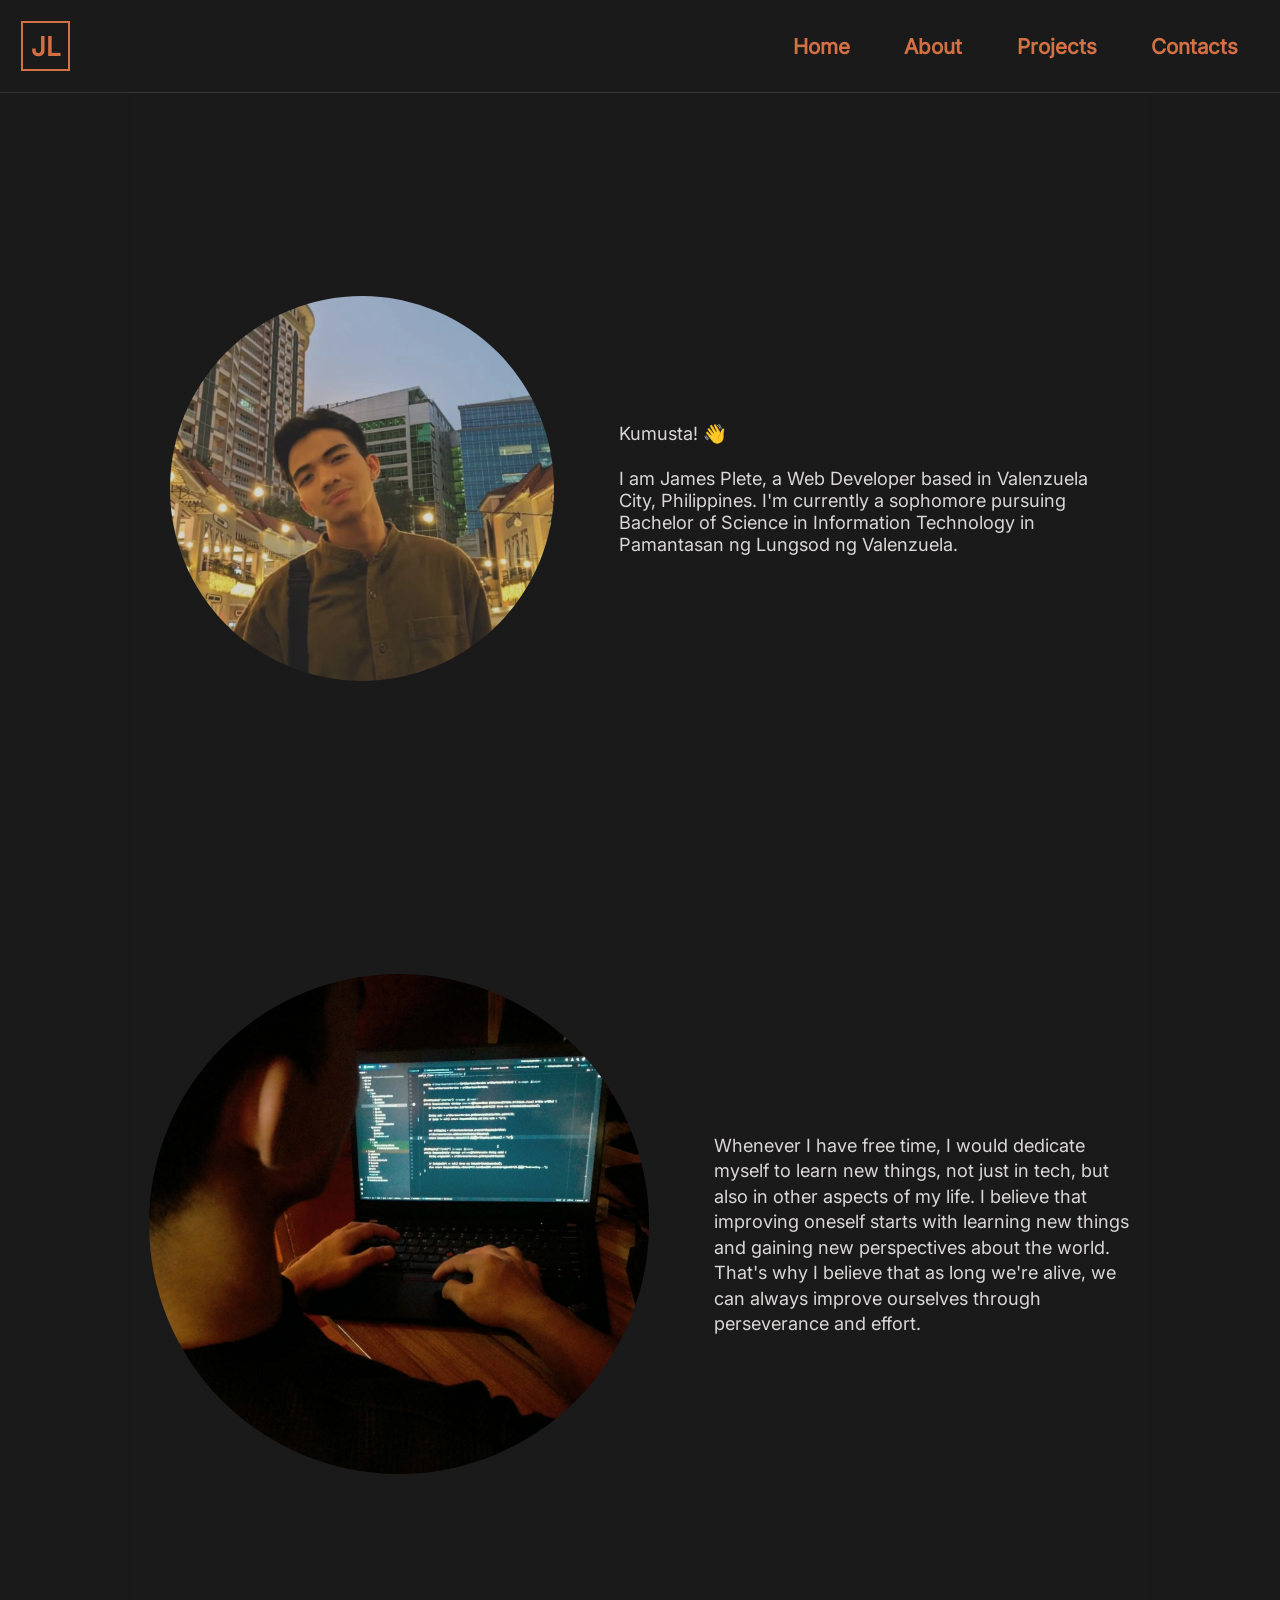
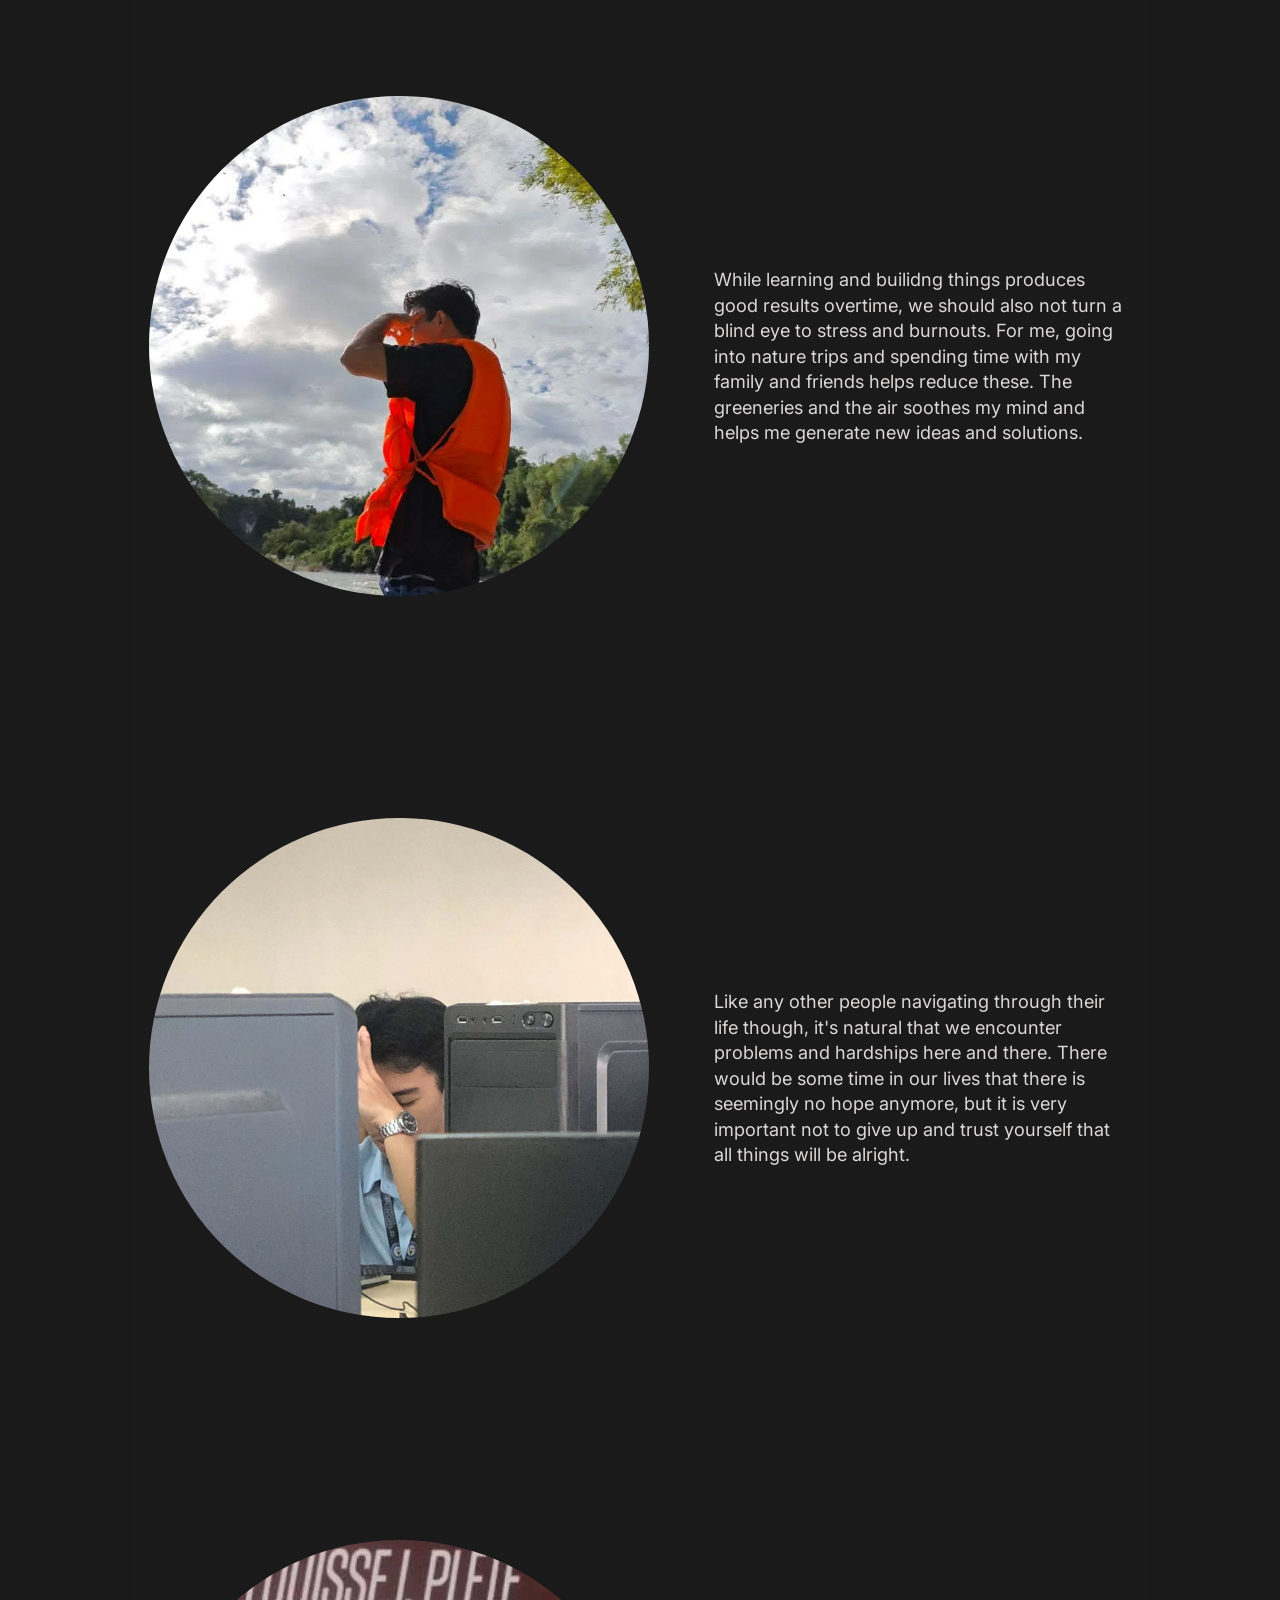
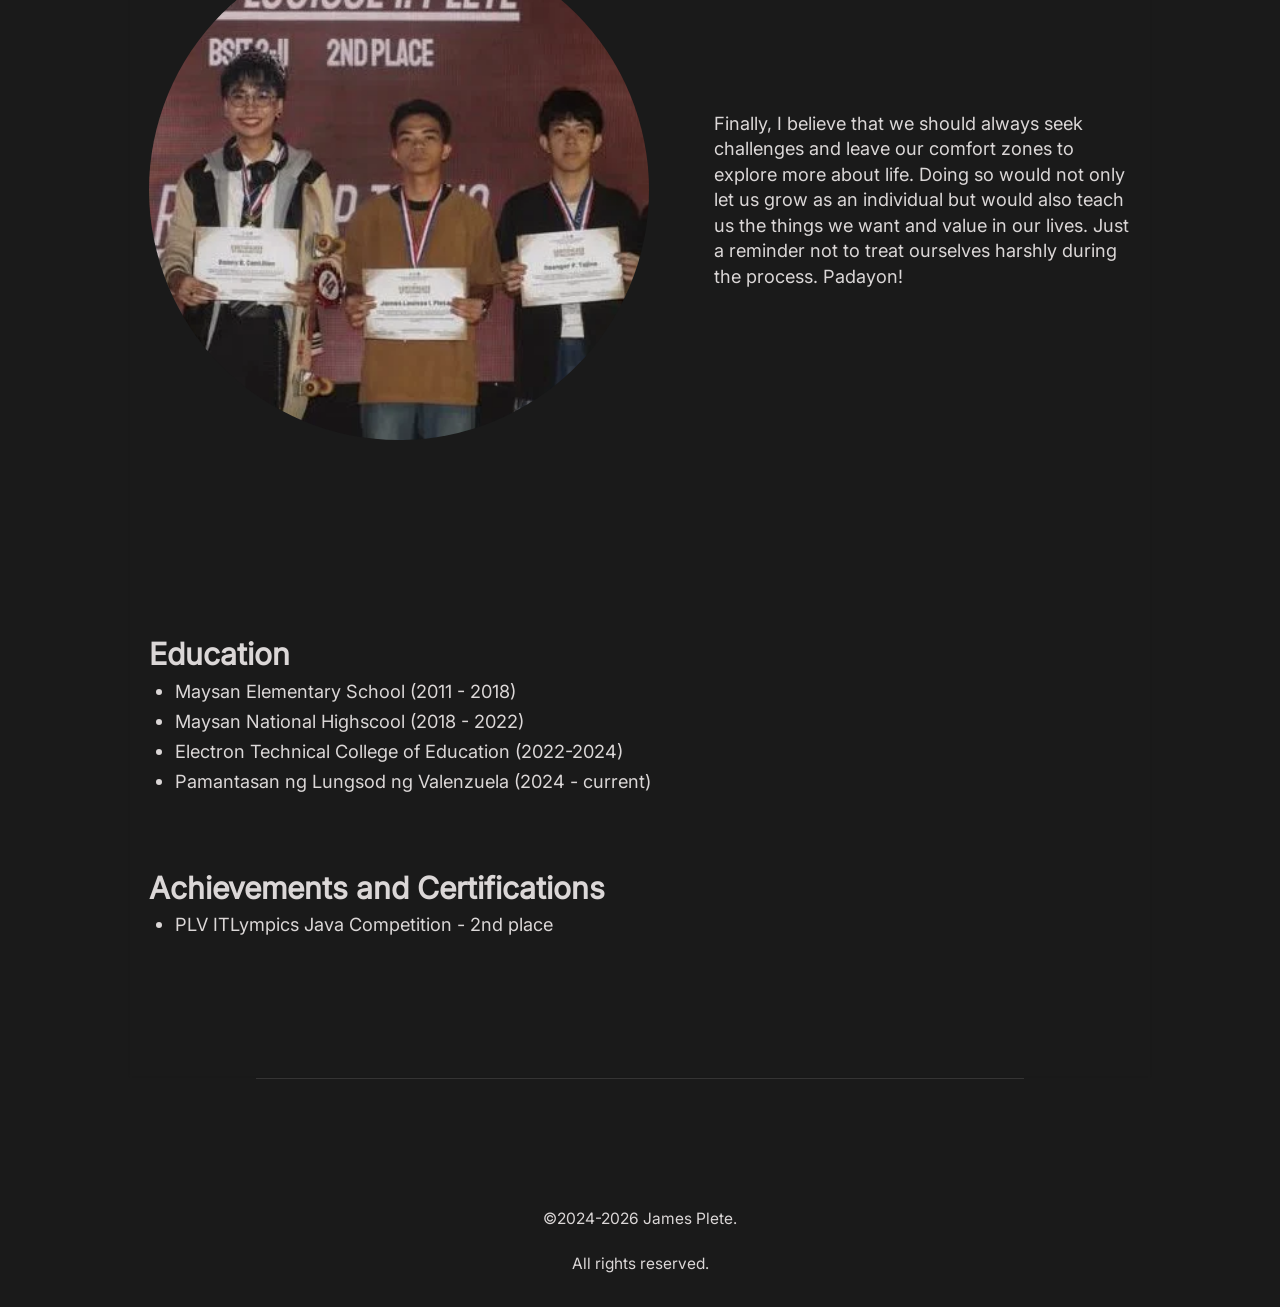
<file: Portfolio/about.html>
<!DOCTYPE html>
    <html lang="en">
    <head>
        <meta charset="UTF-8">
        <meta name="viewport" content="width=device-width, initial-scale=1.0">
        <title>James Plete | Software Engineer</title>
        <link rel="stylesheet" href="style.css">
        <script src="./script.js" defer></script>
        <link rel="icon" href="./assets/icon/favicon.ico">
    </head>
    <body class="flex col">
        <div class="flex center header">
            <div class="logo">
                <a href="./index.html">JL</a>
            </div>
            
            <div class="burger">
                <div></div>
                <div></div>
                <div></div>
            </div>

            <nav class="navigation-bar display-none col txt-right">
                <a href="./index.html" class="nav-links">Home</a>
                <a href="./about.html" class="nav-links">About</a>
                <a href="./projects.html" class="nav-links">Projects</a>
                <a href="./contacts.html" class="nav-links">Contacts</a>
            </nav>
        </div>
        <main class="about-main">
            <section class="flex col justify-between animate about-sect">
                <div class="flex align-center justify-center col first-abt">
                    <div class="flex align-center justify-center me-container"><img src="./assets/images/me.webp" alt=""></div>
                    <div class="base-txt about-intro">Kumusta! 👋  <br> <br> I am James Plete, a Web Developer based in Valenzuela City, Philippines. I'm currently a sophomore pursuing Bachelor of Science in Information Technology in Pamantasan ng Lungsod ng Valenzuela.</div>         
                </div>

                <div class="about-container-wrapper flex col">
                    
                    <div class="about-container flex slide-in align-center justify-center reverse">
                        <p class="base-txt about-container-txt">Whenever I have free time, I would dedicate myself to learn new things, not just in tech, but also in other aspects of my life. I believe that improving oneself starts with learning new things and gaining new perspectives about the world. That's why I believe that as long we're alive, we can always improve ourselves through perseverance and effort.</p>
                    
                        <div class="about-img-container flex align-center justify-center"><img class="programming-img" src="./assets/images/programming.webp" alt=""></div>
                    
                    </div>
                    <div class="about-container slide-in flex align-center justify-center">
                        <p class="base-txt about-container-txt">While learning and builidng things produces good results overtime, we should also not turn a blind eye to stress and burnouts. For me, going into nature trips and spending time with my family and friends helps reduce these. The greeneries and the air soothes my mind and helps me generate new ideas and solutions.</p>
                        <div class="about-img-container flex align-center justify-center nature-img"><img src="./assets/images/2.webp" alt=""></div>
                    
                    </div>
                    <div class="about-container slide-in flex align-center reverse">
                        <p class="base-txt about-container-txt">Like any other people navigating through their life though, it's natural that we encounter problems and hardships here and there. There would be some time in our lives that there is seemingly no hope anymore, but it is very important not to give up and trust yourself that all things will be alright. </p>
                        <div class="about-img-container flex align-center justify-center"><img src="./assets/images/3.webp" alt=""></div>
                    
                    </div>
                    <div class="about-container slide-in flex align-center">
                        <p class="base-txt about-container-txt">Finally, I believe that we should always seek challenges and leave our comfort zones to explore more about life. Doing so would not only let us  grow as an individual but would also teach us the things we want and value in our lives. Just a reminder not to treat ourselves harshly during the process. Padayon!</p>
                        <div class="about-img-container flex align-center justify-center"><img class="java-comp" src="./assets/images/java_comp.webp" alt=""></div>
                    
                    </div>
                </div>
            </section>

            <section class="education-container fade-in">
                    <h3>
                        Education
                    </h3>
                    <p>
                        <ul class="base-txt education-list ul">
                            <li>Maysan Elementary School (2011 - 2018)</li>
                            <li>Maysan National Highscool (2018 - 2022)</li>
                            <li>Electron Technical College of Education (2022-2024)</li>
                            <li>Pamantasan ng Lungsod ng Valenzuela (2024 - current)</li>
                        </ul>
                    </p>
            </section>
            <section class="achievements-container fade-in">
                    <h3 class="about-sect-head sect">
                        Achievements and Certifications
                    </h3>
                    <p>
                        <ul class="base-txt achievements-list ul">
                            <li>PLV ITLympics Java Competition - 2nd place</li>
                        </ul>
                    </p>
            </section>
        </main>

        <footer class="flex justify-center align-center col gap-l fade-in">
            <div class="flex col gap-l txt-center">
                <p class="copyright-txt">&copy;<span class="copy-date">2024-2026</span> James Plete.</p>
                <p class="copyright-txt"> All rights reserved.</p>
            </div>
        </footer>

    </body>
    </html>
</file>
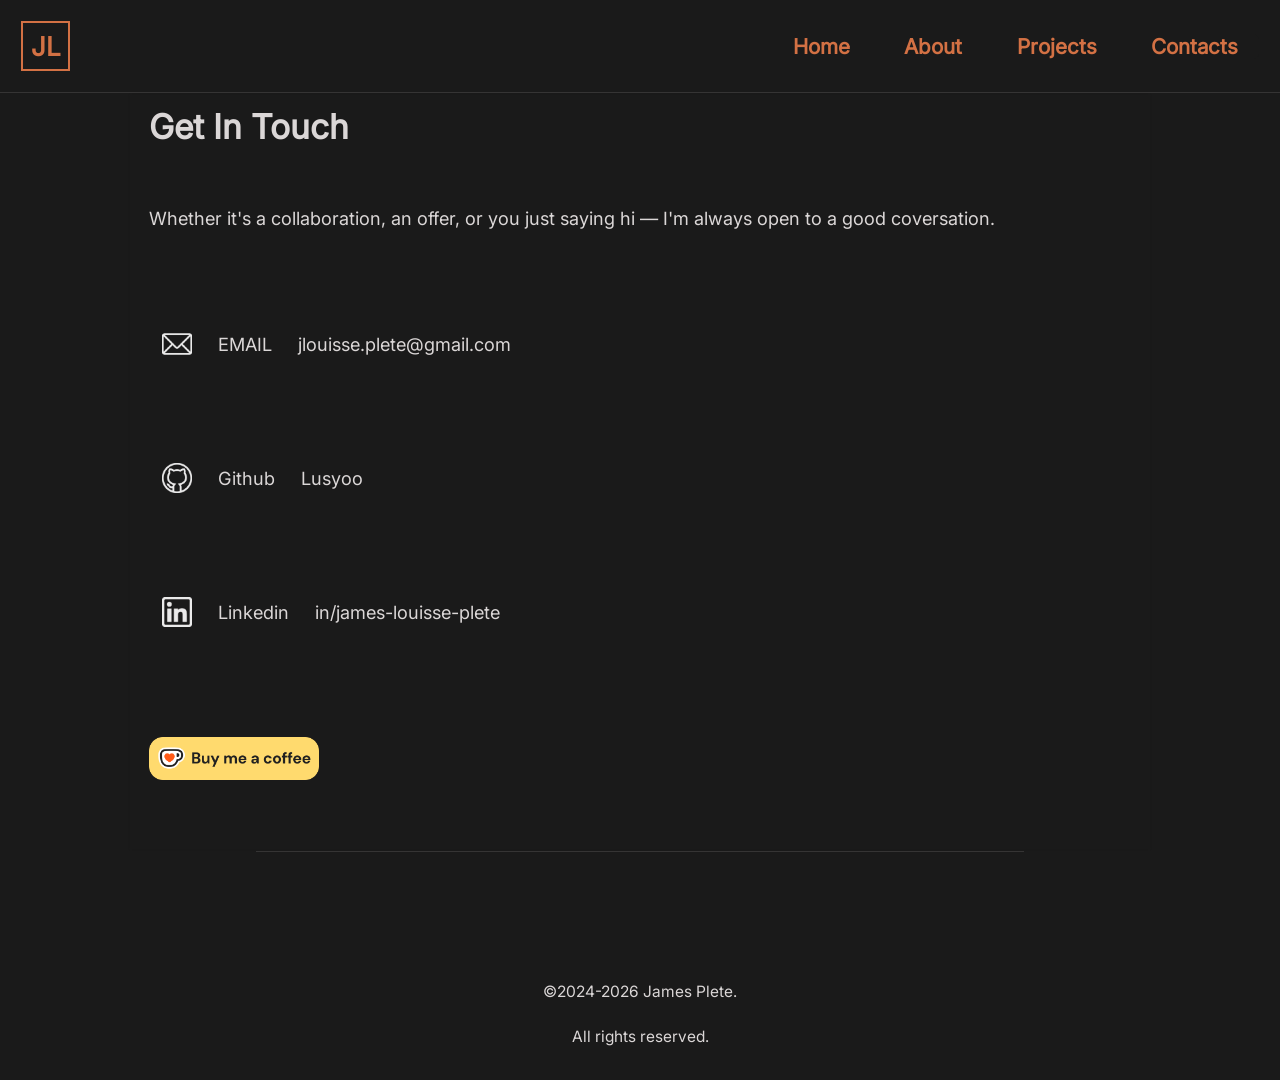
<file: Portfolio/contacts.html>
<!DOCTYPE html>
<html lang="en">
<head>
    <meta charset="UTF-8">
    <meta name="viewport" content="width=device-width, initial-scale=1.0">
    <title>James Plete | Software Engineer</title>
    <link rel="stylesheet" href="style.css">
    <script src="./script.js" defer></script>
    <link rel="icon" href="./assets/icon/favicon.ico">
</head>
<body class="flex col">
    <div class="flex center header">
        <div class="logo">
            <a href="./index.html">JL</a>
        </div>
        
        <div class="burger">
            <div></div>
            <div></div>
            <div></div>
        </div>

        <nav class="navigation-bar display-none col txt-right">
            <a href="./index.html" class="nav-links">Home</a>
            <a href="./about.html" class="nav-links">About</a>
            <a href="./projects.html" class="nav-links">Projects</a>
            <a href="./contacts.html" class="nav-links">Contacts</a>
        </nav>
    </div>
    <main class="contact-main flex col fade-in">
       <div class="flex col gap-l">
           <h1 class="page-title"> Get In Touch </h1>
            <p class="base-txt thin-txt">
                Whether it's a collaboration, an offer, or you just saying hi — I'm always open to a good coversation. 
            </p>
       </div>

        <div class="contact-socials-container flex col gap-xl">
            <a href="https://mail.google.com/mail/?view=cm&to=jlouisse.plete@gmail.com&su=Hello&body=Hi there!" class="flex gap-l base-txt contact-socials align-center email-contact" id="email" target="_blank">
                <img src="./assets/icon/email.png" alt="">
                <p class="thin-txt">EMAIL</p>
                <p class="socials-text">
                    jlouisse.plete@gmail.com
                </p>
            </a>

            <a href="https://github.com/Lusyoo" class="flex gap-l base-txt contact-socials align-center github-contact" id="github" target="_blank">
                <img src="./assets/icon/github.png" alt="">
                <p class="thin-txt">Github</p>
                <p class="socials-text">
                    Lusyoo
                </p>
            </a>

            <a href="https://www.linkedin.com/in/james-louisse-plete/" class="flex gap-l base-txt contact-socials align-center linkedin-contact" id="linkedin" target="_blank">
                <img src="./assets/icon/linkedin.png" alt="">
                <p class="thin-txt">Linkedin</p>
                <p class="socials-text">
                    in/james-louisse-plete
                </p>
            </a>

            <div class="buymeacoffee">
                <a href='https://ko-fi.com/W7W81WKS0Z' target='_blank'><img class="buymeacoffee" src="./assets/icon/kofi2.webp" alt='Buy Me a Coffee at ko-fi.com' /></a>
            </div>
        </div>
    </main>

   <footer class="flex justify-center align-center col gap-l fade-in">
        <div class="flex col gap-l txt-center">
            <p class="copyright-txt">&copy;<span class="copy-date">2024-2026</span> James Plete.</p>
            <p class="copyright-txt"> All rights reserved.</p>
        </div>
    </footer>

</body>
</html>
</file>
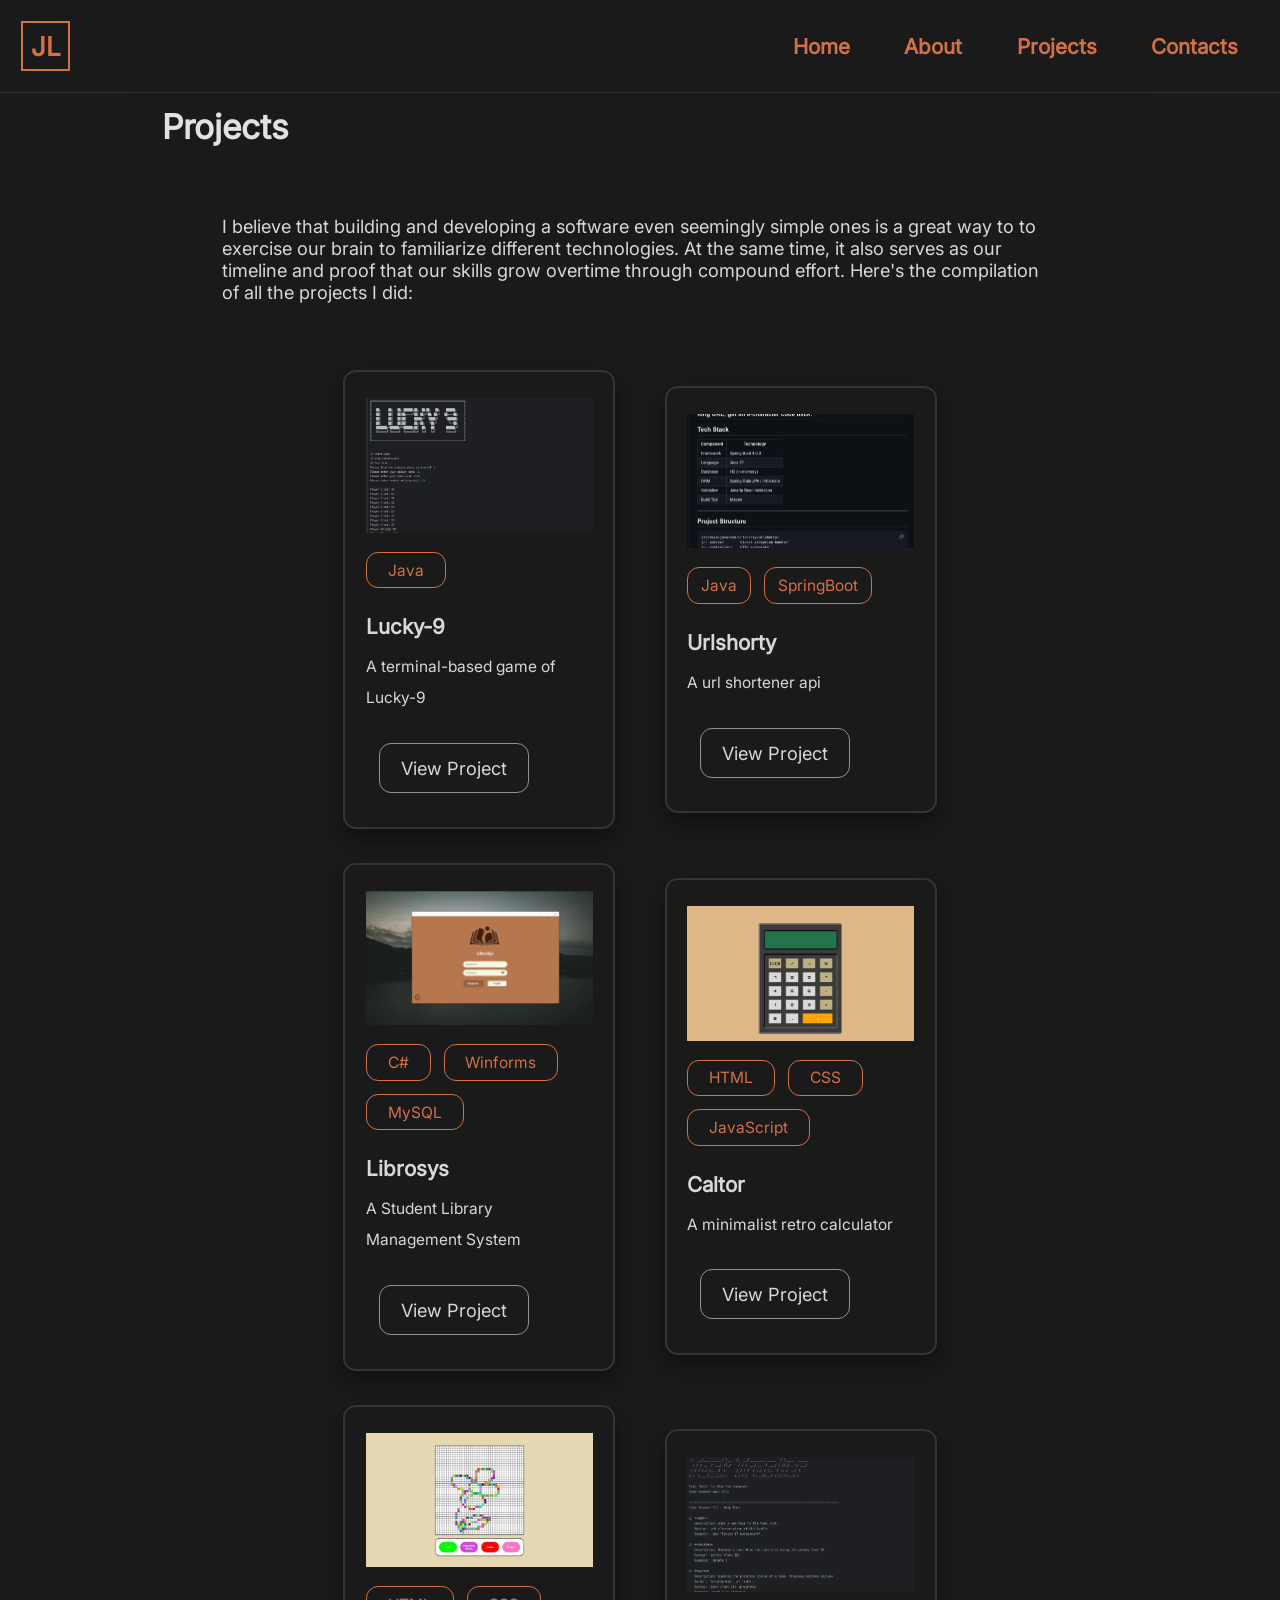
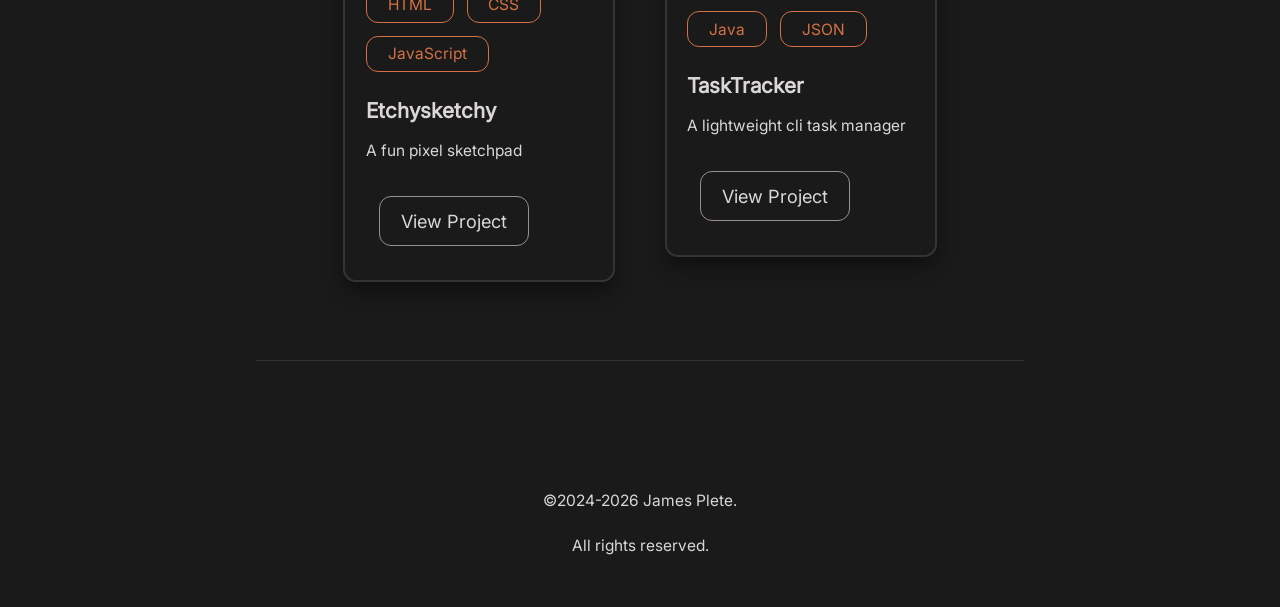
<file: Portfolio/projects.html>
<!DOCTYPE html>
<html lang="en">
<head>
    <meta charset="UTF-8">
    <meta name="viewport" content="width=device-width, initial-scale=1.0">
    <title>James Plete | Software Engineer</title>
    <link rel="stylesheet" href="style.css">
    <script src="./script.js" defer></script>
    <link rel="icon" href="./assets/icon/favicon.ico">
</head>
<body class="flex col">
    <div class="flex center header">
        <div class="logo">
            <a href="./index.html">JL</a>
        </div>
        
        <div class="burger">
            <div></div>
            <div></div>
            <div></div>
        </div>

        <nav class="navigation-bar display-none col txt-right">
            <a href="./index.html" class="nav-links">Home</a>
            <a href="./about.html" class="nav-links">About</a>
            <a href="./projects.html" class="nav-links">Projects</a>
            <a href="./contacts.html" class="nav-links">Contacts</a>
        </nav>
    </div>
    <main class="project-main flex col animate">
        
        <h1 class="sect-head-txt page-title" >Projects </h1>
            <div class="base-txt thin-txt animate page-description">
                I believe that building and developing a software even seemingly simple ones is a great way to to exercise our brain to familiarize different technologies. At the same time, it also serves as our timeline and proof that our skills grow overtime through compound effort. Here's the compilation of all the projects I did:
            </div>
            <div class="project-container flex center col gap-xl">
                <div class="proj-2 bordered flex col justify-between fade-in lucky-9" id="lucky-9">
                    <div>
                        <img src="./assets/images/lucky9.webp" id="lucky-9">
                        <div class="tech-wrapper flex gap-s base-txt">
                            <div class="tech-used">Java</div>
                        </div>
                        <p class="project-title">Lucky-9</p>
                        <span class="proj-description thin-txt s-txt">A terminal-based game of Lucky-9</span>
                    </div>
                    <div class="view-project-container">
                        
                        <a href="https://github.com/Lusyoo/Lucky-9-Project" class="view-project base-txt" target="_blank">View Project</a>
                    </div>
                </div>
                
                <div class="proj-2 bordered flex col justify-between fade-in urlshorty" id="urlshorty">
                    <div>
                        <img src="./assets/images/urlshorty.webp" class="proj-img" id="urlshorty">
                        <div class="tech-wrapper flex gap-s numerous-tech base-txt urlshorty">
                            <div class="tech-used">Java</div>
                            <div class="tech-used">SpringBoot</div>
                            <div class="tech-used mark-none">PostgreSQL</div>
                        </div>
                        <p class="project-title">Urlshorty</p>
                        <span class="proj-description thin-txt s-txt">A url shortener api</span>
                    </div>
                    <div class="view-project-container">
                        <a href="https://github.com/Lusyoo/Task-Tracker" class="view-project base-txt" target="_blank">View Project</a>
                    </div>
                </div>

                <div class="proj-2 bordered flex col justify-between fade-in librosys" id="librosys">
                    <div>
                        <img src="./assets/images/librosys.webp" class="proj-img" id="librosys">
                        <div class="tech-wrapper flex gap-s base-txt">
                            <div class="tech-used">C#</div>
                            <div class="tech-used">Winforms</div>
                            <div class="tech-used">MySQL</div>
                        </div>
                        <p class="project-title">Librosys</p>
                        <span class="proj-description thin-txt s-txt">A Student Library Management System</span>
                    </div>
                    <div class="view-project-container">
                        <a href="https://github.com/Lusyoo/LibroSys" class="view-project base-txt" target="_blank">View Project</a>
                    </div>
                </div>
                
                <div class="proj-2 bordered flex col justify-between fade-in caltor" id="caltor">
                    <div>
                        <img src="./assets/images/caltor.webp" class="proj-img" id="caltor">
                        <div class="tech-wrapper flex gap-s base-txt">
                            <div class="tech-used">HTML</div>
                            <div class="tech-used">CSS</div>
                            <div class="tech-used">JavaScript</div>
                        </div>
                        <p class="project-title">Caltor</p>
                        <span class="proj-description thin-txt s-txt">A minimalist retro calculator</span>
                    </div>
                    <div class="view-project-container">
                        <a href="https://github.com/Lusyoo/Urlshorty" class="view-project base-txt" target="_blank">View Project</a>
                    </div>
                </div>
                <div class="proj-2 bordered flex col justify-between fade-in etchysketchy" id="etchysketchy">
                    <div>
                        <img src="./assets/images/etchysketchy.webp" class="proj-img" id="etchysketchy">
                        <div class="tech-wrapper flex gap-s base-txt">
                            <div class="tech-used">HTML</div>
                            <div class="tech-used">CSS</div>
                            <div class="tech-used">JavaScript</div>
                        </div>
                        <p class="project-title">Etchysketchy</p>
                        <span class="proj-description thin-txt s-txt">A fun pixel sketchpad</span>
                    </div>
                    <div class="view-project-container">
                        <a href="https://github.com/Lusyoo/Urlshorty" class="view-project base-txt" target="_blank">View Project</a>
                    </div>
                </div>
                
                <div class="proj-2 bordered flex col justify-between fade-in tasktracker" id="tasktracker">
                    <div>
                        <img src="./assets/images/tasktracker.webp" class="proj-img" id="tasktracker">
                        <div class="tech-wrapper flex gap-s base-txt">
                            <div class="tech-used">Java</div>
                            <div class="tech-used">JSON</div>
                        </div>
                        <p class="project-title">TaskTracker</p>
                        <span class="proj-description thin-txt s-txt">A lightweight cli task manager</span>
                    </div>
                   <div class="view-project-container">
                        <a href="https://github.com/Lusyoo/Task-Tracker" class="view-project base-txt" target="_blank">View Project</a>
                    </div>
                </div>
            </div>
    </main>

   <footer class="flex justify-center align-center col gap-l fade-in">
        <div class="flex col gap-l txt-center">
            <p class="copyright-txt">&copy;<span class="copy-date">2024-2026</span> James Plete.</p>
            <p class="copyright-txt"> All rights reserved.</p>
        </div>
    </footer>

</body>
</html>
</file>
<file: Portfolio/style.css>
/* ============================================================
   RESET & GLOBAL
   ============================================================ */

* {
    padding: 0;
    margin: 0;
    outline: none;
    font-family: "inter";
    text-decoration: none;
    box-sizing: border-box;
    color: inherit;
    /* list-style: none; */

    scrollbar-width: thin;
    scrollbar-color: var(--accent-color2) transparent;
}

.burger:focus {
    outline-color: var(--accent-color2);
}


/* ============================================================
   CSS VARIABLES
   ============================================================ */

:root {
    font-size: 20px;

    --font-base: 1rem;
    --font-xs: .6rem;
    --font-s: .7rem;
    --font-m: .8rem;
    --font-l: 1rem;
    --font-xl: 2rem;
    --font-2xl: 2.2rem;
    --font-3xl: 2.5rem;

    --font-wt-ultra-thin: 100;
    --font-wt-thin: 200;
    --font-wt-base: 400;
    --font-wt-bold: 600;
    --font-wt-bolder: 800;

    --space-xs: .3rem;
    --space-s: .5rem;
    --space-m: .8rem;
    --space-l: 1rem;
    --space-xl: 1.3rem;
    --space-2xl: 2.5rem;
    --space-3xl: 3rem;
    --space-max: 5rem;

    --width-100: 100%;

    --border-color2: hsl(0, 5%, 55%);
    --color-body: #dbd7d7;
    --color-titles: #e3e0e0;
    --a-color: #e7e5e5;
    --accent-color: #d46039;
    --card-bg: #242424;
    --border-color: #353434;

    --accent-color2: #d37144;


    --bg-color-body: #1a1a1a;



    --border-s: 2px solid #353434;

    --border-radius-xs: 4px;
    --border-radius-s: 8px;
    --border-radius-m: 12px;


}


/* ============================================================
   FONTS
   ============================================================ */

@font-face {
    font-family: "inter";
    src: url("./assets/Font/Inter_18pt-Regular.ttf");
}

@font-face {
    font-family: "ibm sans";
    src: url("./assets/Font/IBMPlexSans-Regular.ttf");
}

@font-face {
    font-family: "public sans";
    src: url("./assets/Font/PublicSans-Regular.ttf");
}


/* ============================================================
   UTILITY / CUSTOM CLASSES
   ============================================================ */

.flex {
    display: flex;
}

.grid {
    display: grid;
}

.col {
    flex-direction: column;
}

.justify-center {
    justify-content: center;
}

.justify-between {
    justify-content: space-between;
}

.justify-around {
    justify-content: space-around;
}

.align-center {
    align-items: center;
}

.align-end {
    align-items: flex-end;
}

.underline {
    text-decoration: underline;
}

.center {
    justify-content: space-between;
    align-items: center;
}

.thin-txt {
    font-weight: var(--font-wt-ultra-thin);
}

.s-txt {
    font-size: var(--font-xs);
}

.base-txt {
    font-size: var(--font-s);
}

.txt-justify {
    text-align: justify;
}

.txt-right {
    text-align: right;
}

.a {
    color: var(--a-color);
    margin-top: var(--space-xl);
}

.bordered {
    border: var(--border-s);
    border-radius: var(--space-s);
}

.txt-center {
    text-align: center;
}

.gap-s {
    gap: var(--space-s);
}

.gap-l {
    gap: var(--space-l);
}

.gap-xl {
    gap: var(--space-xl);
}

.display-none {
    display: none;
}

.italic {
    font-style: italic;
}

.disabled {
    border: 3px solid red;
}


/* ============================================================
   BODY
   ============================================================ */

body {
    user-select: none;
    background: var(--bg-color-body) fixed;
    color: var(--color-body);
    position: relative;
}


/* ============================================================
   HEADER
   ============================================================ */

.burger {
    width: 45px;
    height: 45px;
    cursor: pointer;
}

.burger div {
    width: 75%;
    height: 4px;
    background-color: var(--accent-color2);
    margin: 6px 0;
    border-radius: var(--border-radius-xs);
    transition: all 0.3s ease;
}

.burger img {
    width: 100%;
}

.header {
    position: sticky;
    top: 0;
    font-size: var(--font-s);
    padding: var(--space-m);
    background-color: var(--bg-color-body);
    z-index: 1;
    border-bottom: 0.5px solid #353434;
}

.navigation-bar {
    right: 0%;
    bottom: -260%;
    justify-content: space-between;
    align-items: center;
    position: absolute;
    font-weight: var(--font-wt-base);
    color: var(--header-txt-color);
    height: 200px;
    width: 100%;
    padding: var(--space-m);
    background-color: inherit;
    text-align: center;
    border-radius: 5px;
}

.nav-links {
    display: block;
    color: var(--accent-color2);
    font-weight: 600;
}

.logo {
    font-size: var(--font-l);
    font-weight: var(--font-wt-bolder);
    padding: var(--space-xs);
    border: var(--border-logo);
    color: var(--accent-color2);
    border: 2px solid var(--accent-color2);
}


/* ============================================================
   MAIN
   ============================================================ */

main {
    backdrop-filter: blur(2px);
    padding: var(--space-s) var(--space-m) var(--space-2xl) var(--space-m);
    width: min(var(--width-100), 768px);
    margin-inline: auto;
}

.page-title {
    font-size: var(--space-l);
}

section {
    gap: var(--space-m);
    margin-bottom: var(--space-3xl);
}

.sect-head-txt {
    color: var(--color-titles);
    font-size: var(--font-l);
    margin-left: var(--space-s);
}

.sect-label-container {
    margin-bottom: 4rem;
}

.sect-description {
    margin-left: var(--space-m);
    line-height: 1.3;
    margin-bottom: var(--space-s);
    width: 90%;
}

.page-description {
    width: 85%;
    align-self: center;
}

li {
    margin-left: var(--space-l);
    margin-top: var(--space-xs);
}


/* ============================================================
   INDEX
   ============================================================ */

.index-main {
    padding-bottom: 0;
}

.intro-txt {
    color: var(--accent-color2);
    font-size: var(--font-3xl);
    font-weight: var(--font-wt-bold);
    margin-bottom: var(--space-xs)
}

.intro-paragraph {
    width: 85%;
    line-height: 1.3;
}

.call-to-action {
    cursor: pointer;
    margin-top: var(--space-l);
    color: var(--accent-color2);
    padding: var(--space-s) var(--space-m);
    border: 2px solid var(--accent-color2);
}

.first-sect {
    height: 80vh;
    justify-content: center;
    align-items: center;
    text-align: center;
    margin-bottom: var(--space-max);
}

.demo-reel-container {
    width: var(--width-100);
    height: fit-content;
    margin: var(--space-3xl) 0;
    border-radius: var(--border-radius-m);
}

.demo-reel-container video {
    display: block;
    width: 100%;
    height: 100%;
    border-radius: var(--border-radius-m);
    border: 2px solid #3d3c3c;
    margin: var(--space-l) 0;
}

/* --- Skills Carousel --- */

.skill-container {
    overflow-x: hidden;
    scrollbar-width: none;
    position: relative;
    margin-top: var(--space-2xl);
    justify-self: center;
    margin-top: var(--space-2xl);
    margin-bottom: var(--space-max);
}

.skill-container:hover .skill-wrapper {
    animation-play-state: paused;
}

.skill-container ::-webkit-scrollbar {
    display: none;
}

.skill-container::before, .skill-container::after {
    content: "";
    position: absolute;
    width: 25px;
    top: 0;
    bottom: 0;
    z-index: 2;

}

.skill-container::before {
    left: 0;
    background: linear-gradient(to right, var(--bg-color-body), transparent);
}

.skill-container::after {
    right: 0;
    background: linear-gradient(to left, var(--bg-color-body), transparent);
}

.skill-wrapper {
    gap: var(--space-l);
    animation: carousel 7s linear infinite;
    padding-right: var(--space-m);
}

.skill {
    display: flex;
    justify-content: center;
    align-items: center;
    width: fit-content;
    padding: var(--space-m);
    border: 2px solid var(--border-color);
    border-radius: var(--border-radius-m);
}

.skill img {
    width: 80px;
}

/* --- Index Projects --- */

.index-project-container {
    width: 95%;
    height: max(420px, fit-content);
    align-self: center;
    box-shadow: 0 10px 20px rgba(0, 0, 0, 0.4);
    overflow-x: scroll;
    scrollbar-width: none;
    border-radius: var(--border-radius-m);
}

.index-project-container::-webkit-scrollbar {
    display: none;
}

.proj-wrapper {
    transition: all 0.3s ease;
    height: 100%;
}

.project-container {
    width: 100%;
    padding: var(--space-m);
    gap: var(--space-2xl);
}

.project {
    flex: 1 0 100%;
    padding: var(--space-l) var(--space-m);
    height: 100%;
    scroll-snap-align: start;
}

.view-project-container {
    padding: 0 var(--space-s);
}

.proj-navigation {
    justify-self: end;
}

.project-title {
    font-size: var(--font-m);
    font-weight: var(--font-wt-bold);
    margin-top: var(--space-l);
    margin-bottom: var(--space-xs);
}

.project img {
    aspect-ratio: 16 / 10;
    width: 100%;
    object-fit: cover;
    object-position: left;
    margin-bottom: var(--space-m);
    border-top-left-radius: var(--border-radius-m);
    border-top-right-radius: var(--border-radius-m);
}

.tech-wrapper {
    flex-flow: row wrap;
}

.tech-used {
    font-size: var(--font-xs);
    color: var(--accent-color2);
    border: 1px solid var(--accent-color2);
    width: fit-content;
    padding: var(--space-xs) var(--space-m);
    border-radius: var(--border-radius-m);
}

.view-project {
    justify-self: self-end;
    display: block;
    justify-self: flex-end;
    margin-top: var(--space-xl);
    border-radius: var(--border-radius-m);
    padding: var(--space-s) var(--space-m);
    border: 2px solid var(--accent-color2);
    color: var(--accent-color2);
    cursor: pointer;
    width: fit-content;
}

.proj-circles-wrapper {
    align-self: center;
    margin-top: var(--space-m);
    margin-bottom: var(--space-m);
}

.active-circle {
    border: 4px solid var(--a-color);
}

.proj-circles {
    width: 6px;
    height: 6px;
    border-radius: 50%;
    background-color: var(--border-color2);
    cursor: pointer;
}

.proj-footer {
    padding: 0 var(--space-m);
}

.proj-btn {
    cursor: pointer;
    width: 40px;
    height: 40px;
    border-radius: 50%;
    border: 2px solid var(--border-color2);
    font-weight: var(--font-wt-bold);
}

.contact-btn {
    margin-top: var(--space-s);
    padding: 0 var(--space-s);
}


/* ============================================================
   PROJECTS PAGE
   ============================================================ */

.project-main {
    gap: var(--space-xl);
}

.proj-2 {
    width: 95%;
    padding: var(--space-m) var(--space-s) var(--space-l) var(--space-m);
    height: fit-content;
    box-shadow: 0 10px 20px rgba(0, 0, 0, 0.4);
}

.proj-2 img {
    width: 100%;
    aspect-ratio: 16 / 9.5;
    object-fit: cover;
    margin-bottom: var(--space-m);
}


/* ============================================================
   ABOUT PAGE
   ============================================================ */

.about-sect {
    gap: var(--space-l);
}

.about-container-wrapper {
    gap: var(--space-l);
}

.about-container {
    padding: var(--space-l) var(--space-s);
    gap: var(--space-s);
    margin-bottom: var(--space-m);
    flex-direction: column-reverse;
    text-align: left;
}

.first-abt {
    border-bottom: 2px solid var(--border-color);
    padding-left: var(--space-s);
    padding-bottom: var(--space-2xl);
}

.first-abt img {
    width: 75%;
    border-radius: 50%;
    margin-bottom: var(--space-l);
}

.about-container img {
    object-fit: cover;
    width: 250px;
    height: 170px;
    border-radius: var(--border-radius-s);
    align-items: center;
    justify-content: center;
    margin-bottom: var(--space-m);
}

.reverse {
    flex-direction: column-reverse;
}

.java-comp {
    object-position: right;
}

.programming-img {
    object-position: top;
}


/* ============================================================
   CONTACT PAGE
   ============================================================ */

.contact-main {
    min-height: 0;
}

.contact-socials-container {
    padding-top: var(--space-2xl);
}

.contact-socials {
    height: 100px;
    padding-left: var(--space-s);
    cursor: pointer;
}

.contact-socials img {
    width: 30px;
}

.buymeacoffee {
    margin-top: var(--space-m);
    width: 170px;
}


/* ============================================================
   FOOTER
   ============================================================ */

footer {
    border-top: 0.5px solid var(--border-color);
    padding: var(--space-xl);
    padding-top: 5rem;
    margin-inline: auto;
    width: min(100%, 768px);
    /* background-color: hsl(0, 0%, 12%); */
}

.footer-links {
    border-bottom: 1px solid #3d3c3c;
}

.socials-div {
    gap: var(--space-l);
    justify-content: flex-end;
    padding: var(--space-xl) var(--space-xs);
}

.socials-img {
    background-color: white;
    width: var(--space-l)
}

.copyright-txt {
    font-size: var(--font-xs);
    font-weight: var(--font-wt-thin);
}


/* ============================================================
   ANIMATIONS
   ============================================================ */

@keyframes carousel {
    from {
        transform: translate(0);
    }

    to {
        transform: translate(-100%);
    }
}

@keyframes dropIn {
    from {
        opacity: 0;
        transform: translateY(-20px);
    }

    to {
        opacity: 1;
        transform: translateY(0);
    }
}

@keyframes slide-in {
    from {
        opacity: 0;
        transform: translate(-50%);
    }

    to {
        opacity: 1;
        transform: translate(0);
    }
}

.delay-0 {
    animation-delay: 0s;
}

.delay-3 {
    animation-delay: 0.3s;
}

.animate {
    animation: dropIn 0.6s ease forwards;
    opacity: 0;
    animation-delay: 0.3s;
}

.fade-in {
    opacity: 0;
    transform: translateX(-20px);
    transition: opacity 0.6s ease, transform 0.6s ease;
}

.fade-in.visible {
    opacity: 1;
    transform: translateX(0);
}


/* ============================================================
   MEDIA QUERIES
   ============================================================ */

@media (min-width: 768px) {

    :root {
        font-size: 22px;
    }

    /* HEADER */

    .navigation-bar {
        bottom: -200px;
    }

    /* INDEX */

    .index-main {
        padding: var(--space-m);
    }

    .index-project-container {
        width: 75%;
        height: fit-content;
    }

    .demo-reel-container {
        width: 95%;
        align-self: center;
    }

    .proj-wrapper {
        height: 100%;
    }

    .project {
        height: fit-content;
        padding: var(--space-m);
    }

    .project img,
    .proj-2 img {
        object-position: left;
        width: 100%;
        margin-bottom: var(--space-s);
    }


    /* PROJECT */

    .project-container {
        align-self: center;
        flex-flow: row wrap;
        width: 100%;
        gap: var(--space-xl);
        padding: 0;
    }

    .proj-description {
        font-size: var(--font-xs);
    }

    .numerous-tech>.tech-used {
        padding: var(--space-xs) var(--space-s);
    }

    .proj-2 {
        flex: 1 0 45%;
        padding: var(--space-l) var(--space-m);
        padding-bottom: var(--space-xl);
        height: fit-content;
    }

    .footer-links-container {
        width: 70%;
        justify-content: space-around;
    }

    .footer-links {
        color: var(--a-color);
        border-bottom: 2.5px solid #3d3c3c;
    }


    /* ABOUT */

    .about-container {
        flex-direction: row;
    }

    .about-container img {
        width: 230px;
        height: 230px;
        border-radius: 50%;
    }

    .reverse {
        flex-direction: row-reverse;
    }

    .contact-main {
        height: fit-content;
    }
}

@media (min-width: 1024px) {

    :root {
        font-size: 26px;
    }

    main {
        width: 80%;
    }

    .logo {
        transition: all 0.3s ease;
    }

    .logo:hover {
        border-radius: 50%;
    }

    .navigation-bar {
        position: static;
        display: flex;
        gap: var(--space-xl);
        padding: 0;
        flex-direction: row;
        width: fit-content;
        height: fit-content;
        font-size: var(--font-m);
    }

    .nav-links {
        font-size: var(--font-m);
        position: relative;
        width: max-content;
        margin-right: var(--space-m);
    }

    .nav-links::after {
        content: "";
        position: absolute;
        bottom: -3px;
        left: 0%;
        width: 100%;
        height: 2px;
        background-color: var(--accent-color2);
        transform: scale(0);
        transform-origin: center;
        transition: all 0.2s ease;
    }

    .nav-links:hover::after {
        transform: scale(1);
    }

    .burger {
        display: none;
    }

    .page-title {
        font-size: var(--space-xl);
        margin-bottom: var(--space-xl);
    }

    /* INDEX */


    .intro-txt {
        font-size: 2.5rem;
    }

    .sect-description {
        width: 90%;
    }

    .intro-paragraph {
        width: 50%;
    }

    .arrow {
        transition: all 0.2s ease;
    }

    .arrowed:hover>.arrow {
        transform: translateX(5px);
    }

    .call-to-action:hover {
        background-color: var(--accent-color2);
        color: var(--a-color);
        font-weight: var(--font-wt-bold);
    }

    .index-project-container {
        width: 85%;
        height: fit-content;
        box-shadow: none;
        padding: var(--space-xl) 0;
    }

    .demo-reel-container {
        width: 100%;
        margin-bottom: var(--space-max);
        overflow: hidden;
    }

    .demo-reel-container video {
        width: 100%;
        height: 100%;
    }

    .proj-wrapper {
        width: 100%;
    }

    .project {
        flex: 1 0 49%;
        padding: var(--space-l) var(--space-m);
        height: fit-content;
        margin: 0 var(--space-xs);
        transition: all 0.3s ease;
    }

    /* PROJECT */

    .page-description {
        margin-bottom: var(--space-m);
    }

    .project-container {
        width: 95%;
        padding: var(--space-s);
        justify-content: center;
    }

    .proj-2 {
        cursor: pointer;
        flex: 0 1 30%;
        transition: all 0.3s ease;
        margin: 0 var(--space-xs);
    }

    .proj-2:hover,
    .project:hover {
        transform: translateY(-10px);
    }

    .proj-btn:hover {
        color: var(--accent-color2);
        font-weight: var(--font-wt-bold);
        border: 2px solid var(--accent-color2);
    }

    .view-project {
        transition: all 0.3s ease;
        color: #dbd7d7;
        border: 1px solid hsl(0, 5%, 58%);
    }

    .view-project:hover {
        background-color: #d37144;
        border: none;
    }

    .view-project:hover,
    .arrowed:hover {
        color: var(--a-color);
        font-weight: var(--font-wt-bold);
    }

    /* ABOUT PAGE */

    .about-intro {
        width: 50%;
    }

    .first-abt {
        flex-direction: row;
        margin-left: var(--space-m);
        padding: 0;
        border: none;
        gap: var(--space-2xl);
        justify-content: start;
        height: 85vh;
    }

    .me-container {
        width: 40%;
        padding: 0;
    }

    .me-container img {
        width: 100%;
        border-radius: 50% !important;
        justify-content: baseline;
        margin: 0;
    }

    .about-container-wrapper {
        width: 100%;
        flex-flow: row wrap;
        align-self: center;
    }

    .about-container {
        flex-direction: row-reverse;
        width: 100%;
        padding: 0;
        gap: var(--space-2xl);
        line-height: 1.4;
        height: 75vh;

        animation: slide-in;
        animation-timeline: view();
        animation-range: entry 5% cover 40%;
    }

    .about-container-txt {
        width: 60%;
    }

    .about-container img {
        width: 500px;
        height: 500px;
        border-radius: 50%;
    }

    .about-container img,
    .me-container img {
        transition: all 0.4s ease;
    }

    .about-container img:hover, .me-container img:hover {
        transform: scale(1.05);
    }

    /* CONTACT PAGE */

    .contact-socials {
        transition: all 0.3s ease;
    }

    .contact-socials:hover {
        transform: translateX(20px);
    }

    .buymeacoffee {
        transition: all 0.3s ease;
    }

    .buymeacoffee:hover {
        transform: scale(1.03);
    }

}
</file>
